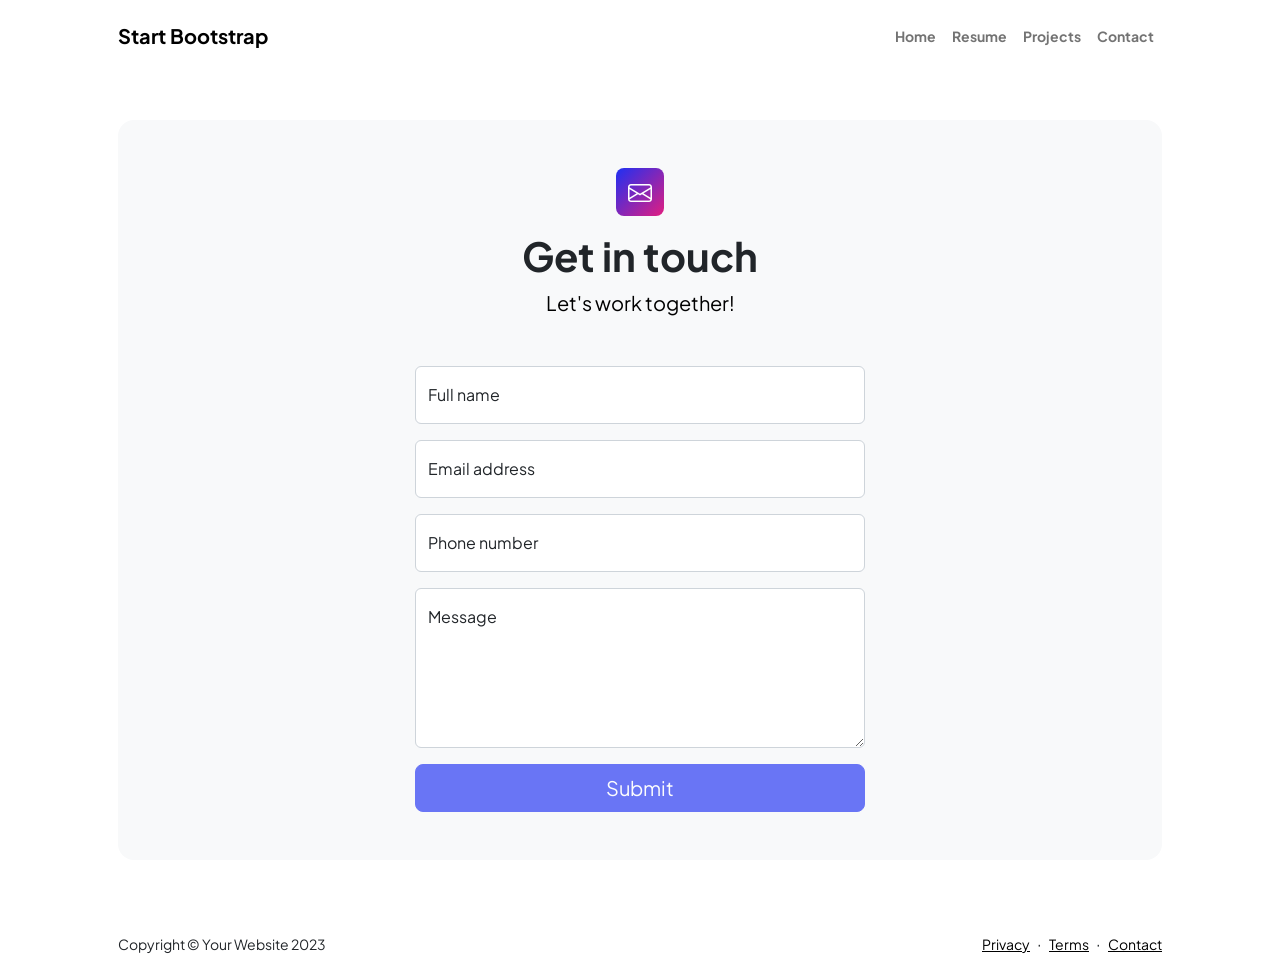
<file: contact.html>
<!DOCTYPE html>
<html lang="en">
    <head>
        <meta charset="utf-8" />
        <meta name="viewport" content="width=device-width, initial-scale=1, shrink-to-fit=no" />
        <meta name="description" content />
        <meta name="author" content />
        <title>Modern Business - Start Bootstrap Template</title>
        <!-- Favicon-->
        <link rel="icon" type="image/x-icon" href="assets/favicon.ico" />
        <!-- Custom Google font-->
        <link rel="preconnect" href="https://fonts.googleapis.com" />
        <link rel="preconnect" href="https://fonts.gstatic.com" crossorigin />
        <link href="https://fonts.googleapis.com/css2?family=Plus+Jakarta+Sans:wght@100;200;300;400;500;600;700;800;900&amp;display=swap" rel="stylesheet" />
        <!-- Bootstrap icons-->
        <link href="https://cdn.jsdelivr.net/npm/bootstrap-icons@1.8.1/font/bootstrap-icons.css" rel="stylesheet" />
        <!-- Core theme CSS (includes Bootstrap)-->
        <link href="css/styles.css" rel="stylesheet" />
    </head>
    <body class="d-flex flex-column">
        <main class="flex-shrink-0">
            <!-- Navigation-->
            <nav class="navbar navbar-expand-lg navbar-light bg-white py-3">
                <div class="container px-5">
                    <a class="navbar-brand" href="index.html"><span class="fw-bolder text-primary">Start Bootstrap</span></a>
                    <button class="navbar-toggler" type="button" data-bs-toggle="collapse" data-bs-target="#navbarSupportedContent" aria-controls="navbarSupportedContent" aria-expanded="false" aria-label="Toggle navigation"><span class="navbar-toggler-icon"></span></button>
                    <div class="collapse navbar-collapse" id="navbarSupportedContent">
                        <ul class="navbar-nav ms-auto mb-2 mb-lg-0 small fw-bolder">
                            <li class="nav-item"><a class="nav-link" href="index.html">Home</a></li>
                            <li class="nav-item"><a class="nav-link" href="resume.html">Resume</a></li>
                            <li class="nav-item"><a class="nav-link" href="projects.html">Projects</a></li>
                            <li class="nav-item"><a class="nav-link" href="contact.html">Contact</a></li>
                        </ul>
                    </div>
                </div>
            </nav>
            <!-- Page content-->
            <section class="py-5">
                <div class="container px-5">
                    <!-- Contact form-->
                    <div class="bg-light rounded-4 py-5 px-4 px-md-5">
                        <div class="text-center mb-5">
                            <div class="feature bg-primary bg-gradient-primary-to-secondary text-white rounded-3 mb-3"><i class="bi bi-envelope"></i></div>
                            <h1 class="fw-bolder">Get in touch</h1>
                            <p class="lead fw-normal text-muted mb-0">Let's work together!</p>
                        </div>
                        <div class="row gx-5 justify-content-center">
                            <div class="col-lg-8 col-xl-6">
                                <!-- * * * * * * * * * * * * * * *-->
                                <!-- * * SB Forms Contact Form * *-->
                                <!-- * * * * * * * * * * * * * * *-->
                                <!-- This form is pre-integrated with SB Forms.-->
                                <!-- To make this form functional, sign up at-->
                                <!-- https://startbootstrap.com/solution/contact-forms-->
                                <!-- to get an API token!-->
                                <form id="contactForm" data-sb-form-api-token="API_TOKEN">
                                    <!-- Name input-->
                                    <div class="form-floating mb-3">
                                        <input class="form-control" id="name" type="text" placeholder="Enter your name..." data-sb-validations="required" />
                                        <label for="name">Full name</label>
                                        <div class="invalid-feedback" data-sb-feedback="name:required">A name is required.</div>
                                    </div>
                                    <!-- Email address input-->
                                    <div class="form-floating mb-3">
                                        <input class="form-control" id="email" type="email" placeholder="name@example.com" data-sb-validations="required,email" />
                                        <label for="email">Email address</label>
                                        <div class="invalid-feedback" data-sb-feedback="email:required">An email is required.</div>
                                        <div class="invalid-feedback" data-sb-feedback="email:email">Email is not valid.</div>
                                    </div>
                                    <!-- Phone number input-->
                                    <div class="form-floating mb-3">
                                        <input class="form-control" id="phone" type="tel" placeholder="(123) 456-7890" data-sb-validations="required" />
                                        <label for="phone">Phone number</label>
                                        <div class="invalid-feedback" data-sb-feedback="phone:required">A phone number is required.</div>
                                    </div>
                                    <!-- Message input-->
                                    <div class="form-floating mb-3">
                                        <textarea class="form-control" id="message" type="text" placeholder="Enter your message here..." style="height: 10rem" data-sb-validations="required"></textarea>
                                        <label for="message">Message</label>
                                        <div class="invalid-feedback" data-sb-feedback="message:required">A message is required.</div>
                                    </div>
                                    <!-- Submit success message-->
                                    <!---->
                                    <!-- This is what your users will see when the form-->
                                    <!-- has successfully submitted-->
                                    <div class="d-none" id="submitSuccessMessage">
                                        <div class="text-center mb-3">
                                            <div class="fw-bolder">Form submission successful!</div>
                                            To activate this form, sign up at
                                            <br />
                                            <a href="https://startbootstrap.com/solution/contact-forms">https://startbootstrap.com/solution/contact-forms</a>
                                        </div>
                                    </div>
                                    <!-- Submit error message-->
                                    <!---->
                                    <!-- This is what your users will see when there is-->
                                    <!-- an error submitting the form-->
                                    <div class="d-none" id="submitErrorMessage"><div class="text-center text-danger mb-3">Error sending message!</div></div>
                                    <!-- Submit Button-->
                                    <div class="d-grid"><button class="btn btn-primary btn-lg disabled" id="submitButton" type="submit">Submit</button></div>
                                </form>
                            </div>
                        </div>
                    </div>
                </div>
            </section>
        </main>
        <!-- Footer-->
        <footer class="bg-white py-4 mt-auto">
            <div class="container px-5">
                <div class="row align-items-center justify-content-between flex-column flex-sm-row">
                    <div class="col-auto"><div class="small m-0">Copyright &copy; Your Website 2023</div></div>
                    <div class="col-auto">
                        <a class="small" href="#!">Privacy</a>
                        <span class="mx-1">&middot;</span>
                        <a class="small" href="#!">Terms</a>
                        <span class="mx-1">&middot;</span>
                        <a class="small" href="#!">Contact</a>
                    </div>
                </div>
            </div>
        </footer>
        <!-- Bootstrap core JS-->
        <script src="https://cdn.jsdelivr.net/npm/bootstrap@5.2.3/dist/js/bootstrap.bundle.min.js"></script>
        <!-- Core theme JS-->
        <script src="js/scripts.js"></script>
        <!-- * * * * * * * * * * * * * * * * * * * * * * * * * * * * * * * * * * * * * * * *-->
        <!-- * *                               SB Forms JS                               * *-->
        <!-- * * Activate your form at https://startbootstrap.com/solution/contact-forms * *-->
        <!-- * * * * * * * * * * * * * * * * * * * * * * * * * * * * * * * * * * * * * * * *-->
        <script src="https://cdn.startbootstrap.com/sb-forms-latest.js"></script>
    </body>
</html>
</file>
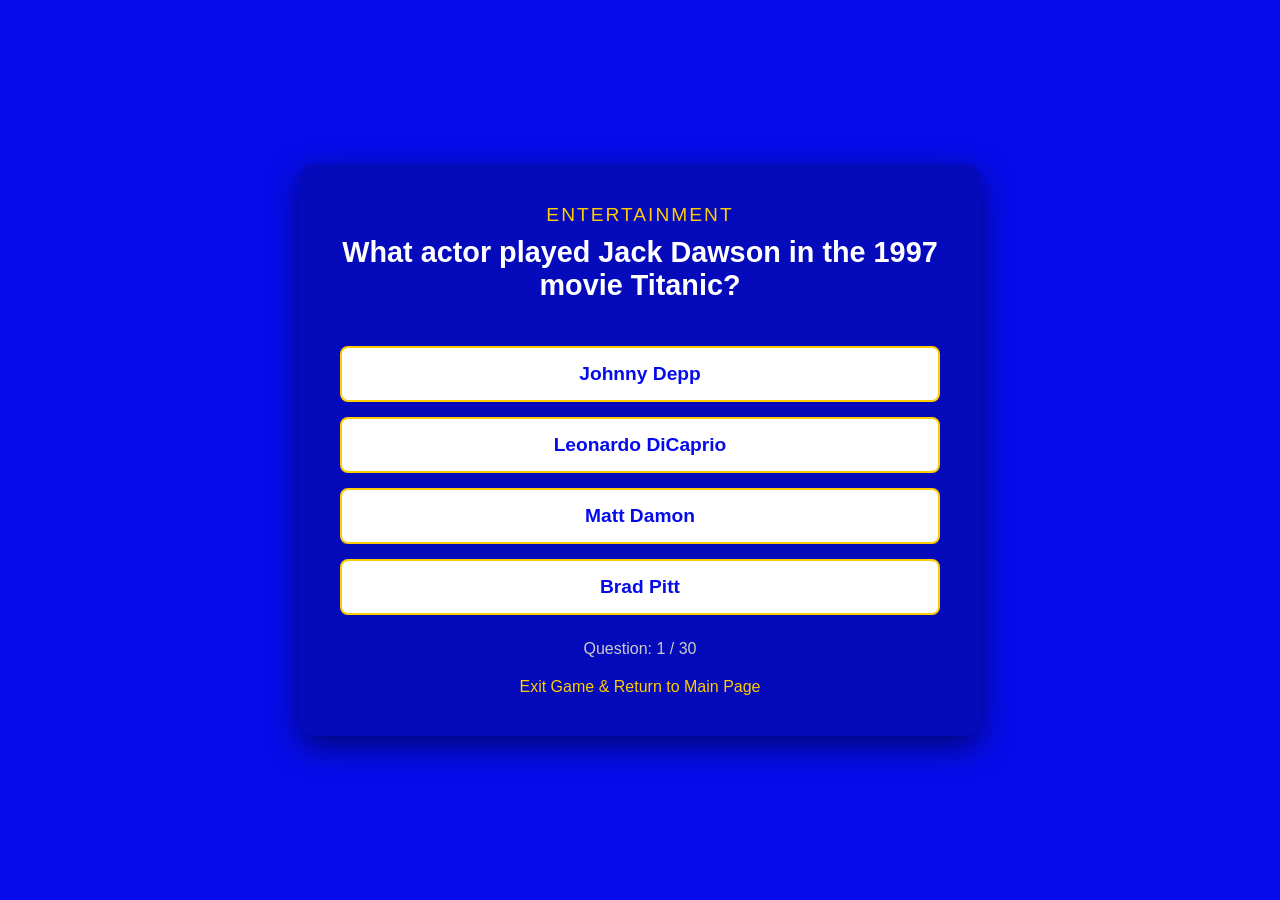
<file: game.html>
<!DOCTYPE html>
<html lang="en">
<head>
    <meta charset="UTF-8">
    <meta name="viewport" content="width=device-width, initial-scale=1.0">
    <title>Trivia Web App</title>
    <style>
        /* Jeopardy Theme Styles */
        body {
            background-color: #060CE9; /* Classic Jeopardy Blue */
            color: white;
            font-family: 'Arial', sans-serif;
            display: flex;
            justify-content: center;
            align-items: center;
            height: 100vh;
            margin: 0;
            text-align: center;
        }
        #game-container {
            background-color: rgba(0, 0, 0, 0.2);
            padding: 40px;
            border-radius: 15px;
            box-shadow: 0px 10px 30px rgba(0, 0, 0, 0.5);
            max-width: 600px;
            width: 90%;
        }
        #category {
            color: #FFCC00; /* Gold */
            font-size: 1.2rem;
            text-transform: uppercase;
            letter-spacing: 2px;
            margin-bottom: 10px;
        }
        #question {
            font-size: 1.8rem;
            font-weight: bold;
            margin-bottom: 30px;
            min-height: 80px;
        }
        .btn-grid {
            display: grid;
            grid-template-columns: 1fr;
            gap: 15px;
        }
        .answer-btn {
            background-color: white;
            color: #060CE9;
            border: 2px solid #FFCC00;
            padding: 15px;
            font-size: 1.2rem;
            font-weight: bold;
            border-radius: 8px;
            cursor: pointer;
            transition: all 0.2s ease;
        }
        .answer-btn:hover {
            background-color: #FFCC00;
            color: black;
        }
        /* Correct and Wrong States */
        .correct {
            background-color: #28a745 !important; /* Green */
            color: white !important;
            border-color: white !important;
        }
        .wrong {
            background-color: #dc3545 !important; /* Red */
            color: white !important;
            border-color: white !important;
        }
        #score-tracker {
            margin-top: 25px;
            font-size: 1rem;
            color: #ccc;
        }
        a {
            color: #FFCC00;
            text-decoration: none;
            display: block;
            margin-top: 20px;
        }
        a:hover {
            text-decoration: underline;
        }
    </style>
</head>
<body>

    <div id="game-container">
        <div id="category">Category Loading...</div>
        <div id="question">Question Loading...</div>
        <div class="btn-grid" id="answer-buttons">
            </div>
        <div id="score-tracker">Question: <span id="q-number">1</span> / 30</div>
        <a href="scratch.html">Exit Game & Return to Main Page</a>
    </div>

    <script>
        // The Master Question Bank (30 Questions)
        const questionBank = [
            // GEOGRAPHY
            { category: "Geography", question: "Which US National Forest is located in northern Utah and southwestern Wyoming, famous for its rugged peaks?", answers: ["Yellowstone", "Uinta-Wasatch-Cache", "Yosemite", "Tonto"], correct: "Uinta-Wasatch-Cache" },
            { category: "Geography", question: "Sun Valley, a famous resort city known for skiing and hiking, is located in which US state?", answers: ["Colorado", "Utah", "Idaho", "Montana"], correct: "Idaho" },
            { category: "Geography", question: "What river flows directly through the center of Paris, France?", answers: ["Thames", "Rhine", "Seine", "Danube"], correct: "Seine" },
            { category: "Geography", question: "The city of Florence is located in which beautiful Italian region?", answers: ["Tuscany", "Lombardy", "Sicily", "Campania"], correct: "Tuscany" },
            { category: "Geography", question: "What is the capital city of Australia?", answers: ["Sydney", "Melbourne", "Brisbane", "Canberra"], correct: "Canberra" },
            
            // SPORTS
            { category: "Sports", question: "In rock climbing, what piece of metal equipment is used to clip the rope to protection points?", answers: ["Pitons", "Carabiner", "Belay Device", "Crampon"], correct: "Carabiner" },
            { category: "Sports", question: "Which of these fish species is known for having red or black spots with halos, often caught in western reservoirs?", answers: ["Rainbow Trout", "Largemouth Bass", "Brown Trout", "Kokanee Salmon"], correct: "Brown Trout" },
            { category: "Sports", question: "What is the maximum possible score in a single game of bowling?", answers: ["200", "250", "300", "400"], correct: "300" },
            { category: "Sports", question: "How many players are on the field for a standard soccer team?", answers: ["9", "10", "11", "12"], correct: "11" },
            { category: "Sports", question: "Which country has won the most FIFA World Cups?", answers: ["Germany", "Brazil", "Italy", "Argentina"], correct: "Brazil" },

            // ART
            { category: "Art", question: "Which post-impressionist artist lived in Giverny, France, and painted the famous Water Lilies?", answers: ["Vincent van Gogh", "Claude Monet", "Pierre-Auguste Renoir", "Edgar Degas"], correct: "Claude Monet" },
            { category: "Art", question: "What Renaissance sculptor created the famous marble statue of David located in Florence?", answers: ["Leonardo da Vinci", "Donatello", "Raphael", "Michelangelo"], correct: "Michelangelo" },
            { category: "Art", question: "Who painted the Mona Lisa?", answers: ["Vincent van Gogh", "Leonardo da Vinci", "Pablo Picasso", "Claude Monet"], correct: "Leonardo da Vinci" },
            { category: "Art", question: "What art movement is characterized by small, distinct dots of color applied in patterns to form an image?", answers: ["Cubism", "Surrealism", "Pointillism", "Abstract"], correct: "Pointillism" },
            { category: "Art", question: "Which famous painter is known for cutting off part of his own ear?", answers: ["Salvador Dali", "Vincent van Gogh", "Frida Kahlo", "Jackson Pollock"], correct: "Vincent van Gogh" },

            // ENTERTAINMENT
            { category: "Entertainment", question: "Who is the highest-earning contestant in Jeopardy! regular-season history?", answers: ["James Holzhauer", "Brad Rutter", "Ken Jennings", "Amy Schneider"], correct: "Ken Jennings" },
            { category: "Entertainment", question: "What popular mobile app features a spinning wheel with categories like Art, Science, and Sports?", answers: ["HQ Trivia", "Trivia Crack", "QuizUp", "Jeopardy! World Tour"], correct: "Trivia Crack" },
            { category: "Entertainment", question: "What actor played Jack Dawson in the 1997 movie Titanic?", answers: ["Brad Pitt", "Johnny Depp", "Leonardo DiCaprio", "Matt Damon"], correct: "Leonardo DiCaprio" },
            { category: "Entertainment", question: "Which fictional city is the home of Batman?", answers: ["Metropolis", "Central City", "Star City", "Gotham City"], correct: "Gotham City" },
            { category: "Entertainment", question: "Who played the character of Harry Potter in the film series?", answers: ["Rupert Grint", "Elijah Wood", "Daniel Radcliffe", "Tom Holland"], correct: "Daniel Radcliffe" },

            // HISTORY
            { category: "History", question: "Which French palace, built by Louis XIV, became the principal royal residence until the French Revolution?", answers: ["The Louvre", "Palace of Versailles", "Château de Chambord", "Palais Royal"], correct: "Palace of Versailles" },
            { category: "History", question: "In what city is the Smithsonian Institution headquartered?", answers: ["New York City", "Philadelphia", "Boston", "Washington D.C."], correct: "Washington D.C." },
            { category: "History", question: "Who was the first President of the United States?", answers: ["Thomas Jefferson", "John Adams", "George Washington", "James Madison"], correct: "George Washington" },
            { category: "History", question: "In what year did the Titanic sink?", answers: ["1905", "1912", "1920", "1923"], correct: "1912" },
            { category: "History", question: "Who was the British Prime Minister during most of World War II?", answers: ["Neville Chamberlain", "Winston Churchill", "Clement Attlee", "Margaret Thatcher"], correct: "Winston Churchill" },

            // SCIENCE
            { category: "Science", question: "What statistical method is used to compare the means of three or more independent groups?", answers: ["T-test", "Chi-Square", "ANOVA", "Z-test"], correct: "ANOVA" },
            { category: "Science", question: "In statistics, what technique is used to model the relationship between a dependent variable and independent variables?", answers: ["Regression Analysis", "Standard Deviation", "Probability Density", "Cluster Analysis"], correct: "Regression Analysis" },
            { category: "Science", question: "What is the chemical symbol for Gold?", answers: ["Go", "Ag", "Au", "Gd"], correct: "Au" },
            { category: "Science", question: "What planet is known as the Red Planet?", answers: ["Venus", "Jupiter", "Saturn", "Mars"], correct: "Mars" },
            { category: "Science", question: "What is commonly known as the powerhouse of the biological cell?", answers: ["Nucleus", "Ribosome", "Mitochondria", "Chloroplast"], correct: "Mitochondria" }
        ];

        // Shuffle the questions array so it's a random game every time
        let shuffledQuestions = questionBank.sort(() => Math.random() - 0.5);
        let currentQuestionIndex = 0;

        const questionElement = document.getElementById('question');
        const categoryElement = document.getElementById('category');
        const answerButtonsElement = document.getElementById('answer-buttons');
        const qNumberElement = document.getElementById('q-number');

        function startGame() {
            currentQuestionIndex = 0;
            showQuestion(shuffledQuestions[currentQuestionIndex]);
        }

        function showQuestion(q) {
            // Update Text
            categoryElement.innerText = q.category;
            questionElement.innerText = q.question;
            qNumberElement.innerText = currentQuestionIndex + 1;
            
            // Clear old buttons
            answerButtonsElement.innerHTML = '';

            // Shuffle the 4 answers so the correct one isn't always in the same spot
            let randomizedAnswers = [...q.answers].sort(() => Math.random() - 0.5);

            // Create buttons
            randomizedAnswers.forEach(answer => {
                const button = document.createElement('button');
                button.innerText = answer;
                button.classList.add('answer-btn');
                
                // Add click listener
                button.addEventListener('click', () => selectAnswer(button, answer === q.correct));
                answerButtonsElement.appendChild(button);
            });
        }

        function selectAnswer(button, isCorrect) {
            if (isCorrect) {
                button.classList.add('correct');
                
                // Disable all buttons so they can't keep clicking
                Array.from(answerButtonsElement.children).forEach(btn => btn.disabled = true);
                
                // Wait 1 second so they see the green, then go to next question
                setTimeout(() => {
                    currentQuestionIndex++;
                    if (currentQuestionIndex < shuffledQuestions.length) {
                        showQuestion(shuffledQuestions[currentQuestionIndex]);
                    } else {
                        // Game Over state
                        categoryElement.innerText = "GAME OVER";
                        questionElement.innerText = "You are a trivia master! You answered all 30 questions.";
                        answerButtonsElement.innerHTML = '';
                    }
                }, 1000);
            } else {
                // If wrong, just turn this button red and let them try again
                button.classList.add('wrong');
            }
        }

        // Start the game immediately when the page loads
        startGame();

    </script>
</body>
</html>
</file>
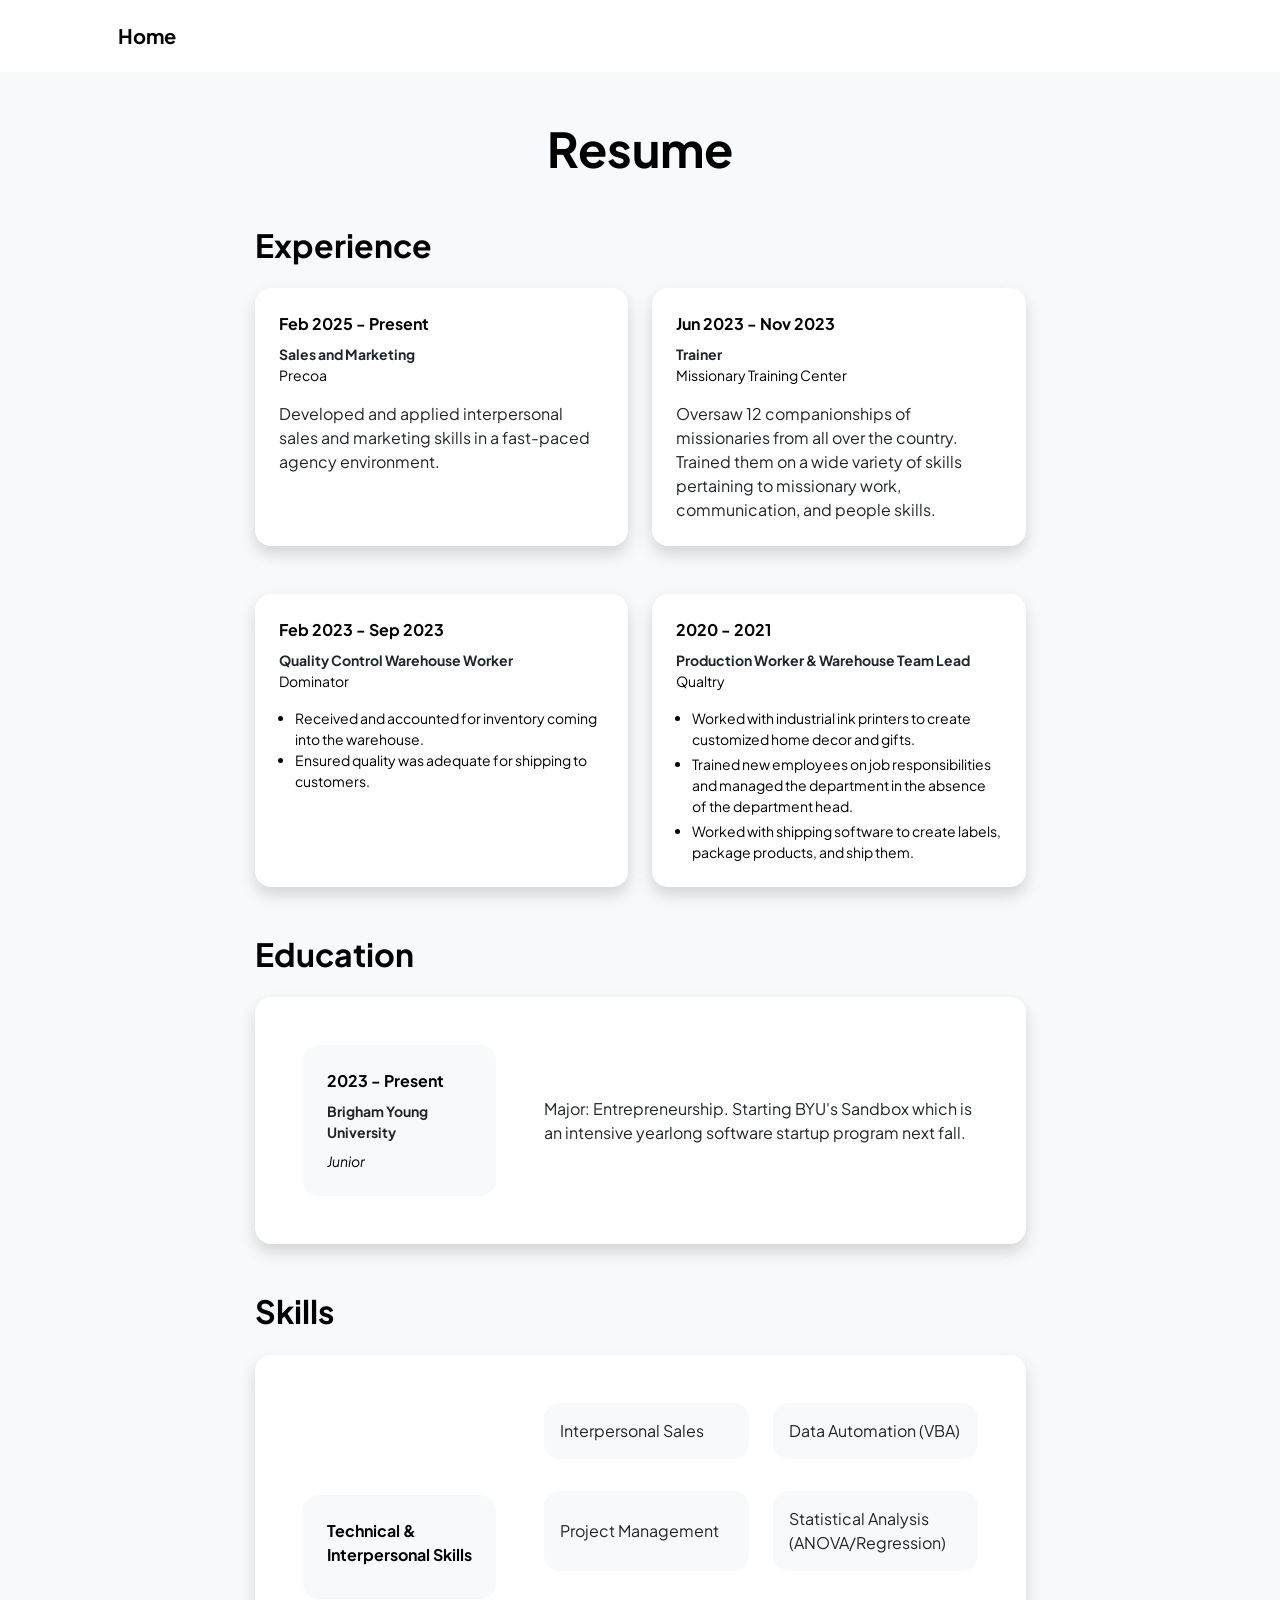
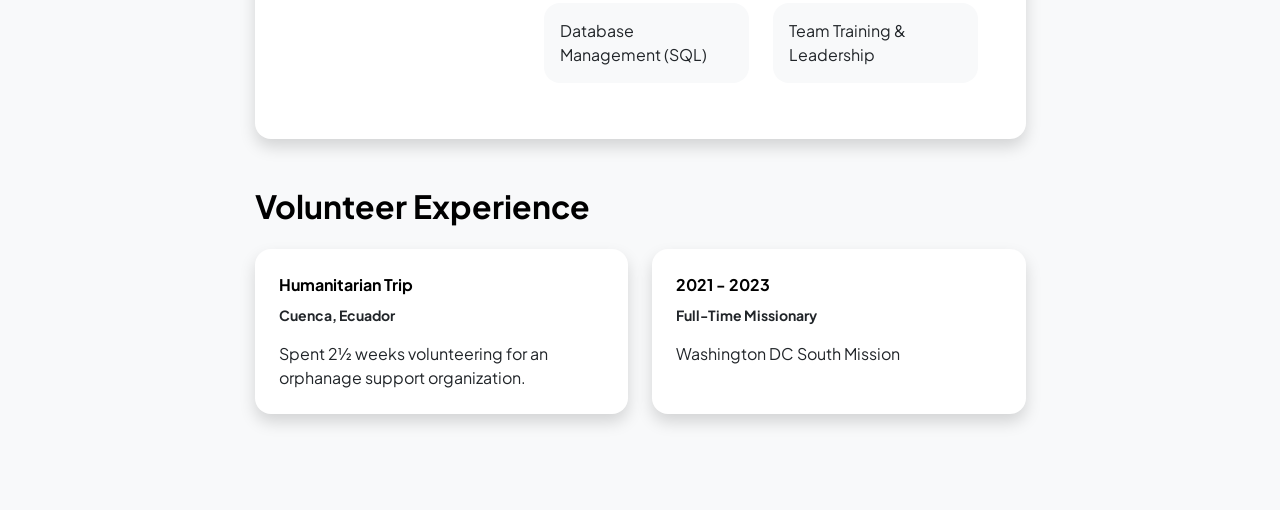
<file: resume.html>
<!DOCTYPE html>
<html lang="en">
    <head>
        <meta charset="utf-8" />
        <meta name="viewport" content="width=device-width, initial-scale=1, shrink-to-fit=no" />
        <meta name="description" content="" />
        <meta name="author" content="" />
        <title>Personal - Start Bootstrap Template</title>
        <!-- Favicon-->
        <link rel="icon" type="image/x-icon" href="assets/favicon.ico" />
        <!-- Custom Google font-->
        <link rel="preconnect" href="https://fonts.googleapis.com" />
        <link rel="preconnect" href="https://fonts.gstatic.com" crossorigin />
        <link href="https://fonts.googleapis.com/css2?family=Plus+Jakarta+Sans:wght@100;200;300;400;500;600;700;800;900&amp;display=swap" rel="stylesheet" />
        <!-- Bootstrap icons-->
        <link href="https://cdn.jsdelivr.net/npm/bootstrap-icons@1.8.1/font/bootstrap-icons.css" rel="stylesheet" />
        <!-- Core theme CSS (includes Bootstrap)-->
        <link href="css/styles.css" rel="stylesheet" />
    </head>
    <body class="d-flex flex-column h-100 bg-light">
        <main class="flex-shrink-0">
            <!-- Navigation-->
            <nav class="navbar navbar-expand-lg navbar-light bg-white py-3">
                <div class="container px-5">
                    <a class="navbar-brand" href="index.html"><span class="fw-bolder text-primary">Home</span></a>
                    <button class="navbar-toggler" type="button" data-bs-toggle="collapse" data-bs-target="#navbarSupportedContent" aria-controls="navbarSupportedContent" aria-expanded="false" aria-label="Toggle navigation"><span class="navbar-toggler-icon"></span></button>
                    <div class="collapse navbar-collapse" id="navbarSupportedContent">
                        <ul class="navbar-nav ms-auto mb-2 mb-lg-0 small fw-bolder">
                        </ul>
                    </div>
                </div>
            </nav>
            <!-- Page Content-->
            <div class="container px-5 my-5">
                <div class="text-center mb-5">
                    <h1 class="display-5 fw-bolder mb-0"><span class="text-gradient d-inline">Resume</span></h1>
                </div>
                <div class="row gx-5 justify-content-center">
                    <div class="col-lg-11 col-xl-9 col-xxl-8">
<section>
    <div class="d-flex align-items-center justify-content-between mb-4">
        <h2 class="text-primary fw-bolder mb-0">Experience</h2>
    </div>

    <div class="row">
        
        <div class="col-md-6 mb-5">
            <div class="card shadow border-0 rounded-4 h-100">
                <div class="card-body p-4">
                    <div class="text-primary fw-bolder mb-2">Feb 2025 - Present</div>
                    <div class="small fw-bolder">Sales and Marketing</div>
                    <div class="small text-muted mb-3">Precoa</div>
                    <p class="mb-0">Developed and applied interpersonal sales and marketing skills in a fast-paced agency environment.</p>
                </div>
            </div>
        </div>

        <div class="col-md-6 mb-5">
            <div class="card shadow border-0 rounded-4 h-100">
                <div class="card-body p-4">
                    <div class="text-primary fw-bolder mb-2">Jun 2023 - Nov 2023</div>
                    <div class="small fw-bolder">Trainer</div>
                    <div class="small text-muted mb-3">Missionary Training Center</div>
                    <p class="mb-0">Oversaw 12 companionships of missionaries from all over the country. Trained them on a wide variety of skills pertaining to missionary work, communication, and people skills.</p>
                </div>
            </div>
        </div>

        <div class="col-md-6 mb-5">
            <div class="card shadow border-0 rounded-4 h-100">
                <div class="card-body p-4">
                    <div class="text-primary fw-bolder mb-2">Feb 2023 - Sep 2023</div>
                    <div class="small fw-bolder">Quality Control Warehouse Worker</div>
                    <div class="small text-muted mb-3">Dominator</div>
                    <ul class="mb-0 text-muted small ps-3">
                        <li>Received and accounted for inventory coming into the warehouse.</li>
                        <li>Ensured quality was adequate for shipping to customers.</li>
                    </ul>
                </div>
            </div>
        </div>

        <div class="col-md-6 mb-5">
            <div class="card shadow border-0 rounded-4 h-100">
                <div class="card-body p-4">
                    <div class="text-primary fw-bolder mb-2">2020 - 2021</div>
                    <div class="small fw-bolder">Production Worker & Warehouse Team Lead</div>
                    <div class="small text-muted mb-3">Qualtry</div>
                    <ul class="mb-0 text-muted small ps-3">
                        <li class="mb-1">Worked with industrial ink printers to create customized home decor and gifts.</li>
                        <li class="mb-1">Trained new employees on job responsibilities and managed the department in the absence of the department head.</li>
                        <li>Worked with shipping software to create labels, package products, and ship them.</li>
                    </ul>
                </div>
            </div>
        </div>

    </div>
</section>

<section>
    <h2 class="text-secondary fw-bolder mb-4">Education</h2>
    
    <div class="card shadow border-0 rounded-4 mb-5">
        <div class="card-body p-5">
            <div class="row align-items-center gx-5">
                <div class="col text-center text-lg-start mb-4 mb-lg-0">
                    <div class="bg-light p-4 rounded-4">
                        <div class="text-secondary fw-bolder mb-2">2023 - Present</div>
                        <div class="mb-2">
                            <div class="small fw-bolder">Brigham Young University</div>
                        </div>
                        <div class="fst-italic">
                            <div class="small text-muted">Junior</div>
                        </div>
                    </div>
                </div>
                <div class="col-lg-8"><div>Major: Entrepreneurship. Starting BYU's Sandbox which is an intensive yearlong software startup program next fall.</div></div>
            </div>
        </div>
    </div>
</section>

<section>
    
    <div class="d-flex align-items-center justify-content-between mb-4">
        <h2 class="text-primary fw-bolder mb-0">Skills</h2>
    </div>

    <div class="card shadow border-0 rounded-4 mb-5">
        <div class="card-body p-5">
            <div class="row align-items-center gx-5">
                
                <div class="col text-center text-lg-start mb-4 mb-lg-0">
                    <div class="bg-light p-4 rounded-4">
                        <div class="text-primary fw-bolder mb-2">Technical & Interpersonal Skills</div>
                    
                    </div>
                </div>

                <div class="col-lg-8">
                    <div class="row row-cols-1 row-cols-md-2 g-4">
                        
                        <div class="col mb-2">
                            <div class="d-flex align-items-center bg-light rounded-4 p-3 h-100">Interpersonal Sales</div>
                        </div>
                        <div class="col mb-2">
                            <div class="d-flex align-items-center bg-light rounded-4 p-3 h-100">Data Automation (VBA)</div>
                        </div>
                        <div class="col mb-2">
                            <div class="d-flex align-items-center bg-light rounded-4 p-3 h-100">Project Management</div>
                        </div>

                        <div class="col mb-2">
                            <div class="d-flex align-items-center bg-light rounded-4 p-3 h-100">Statistical Analysis (ANOVA/Regression)</div>
                        </div>
                        <div class="col mb-2">
                            <div class="d-flex align-items-center bg-light rounded-4 p-3 h-100">Database Management (SQL)</div>
                        </div>
                        <div class="col mb-2">
                            <div class="d-flex align-items-center bg-light rounded-4 p-3 h-100">Team Training & Leadership</div>
                        </div>
                        
                    </div>
                </div>

            </div>
        </div>
    </div>
</section>
<section>
    <div class="d-flex align-items-center justify-content-between mb-4">
        <h2 class="text-primary fw-bolder mb-0">Volunteer Experience</h2>
    </div>

    <div class="row">
        
        <div class="col-md-6 mb-5">
            <div class="card shadow border-0 rounded-4 h-100">
                <div class="card-body p-4">
                    <div class="text-primary fw-bolder mb-2">Humanitarian Trip</div>
                    <div class="small fw-bolder">Cuenca, Ecuador</div>
                    <p class="mb-0 mt-3">Spent 2&frac12; weeks volunteering for an orphanage support organization.</p>
                </div>
            </div>
        </div>

<div class="col-md-6 mb-5">
            <div class="card shadow border-0 rounded-4 h-100">
                <div class="card-body p-4">
                    <div class="text-primary fw-bolder mb-2">2021 - 2023</div>
                    <div class="small fw-bolder">Full-Time Missionary</div>
                    <p class="mb-0 mt-3">Washington DC South Mission</p>
                </div>
            </div>
        </div>
                </div>
            </div>
        </div>

    </div>
</section>
</file>
